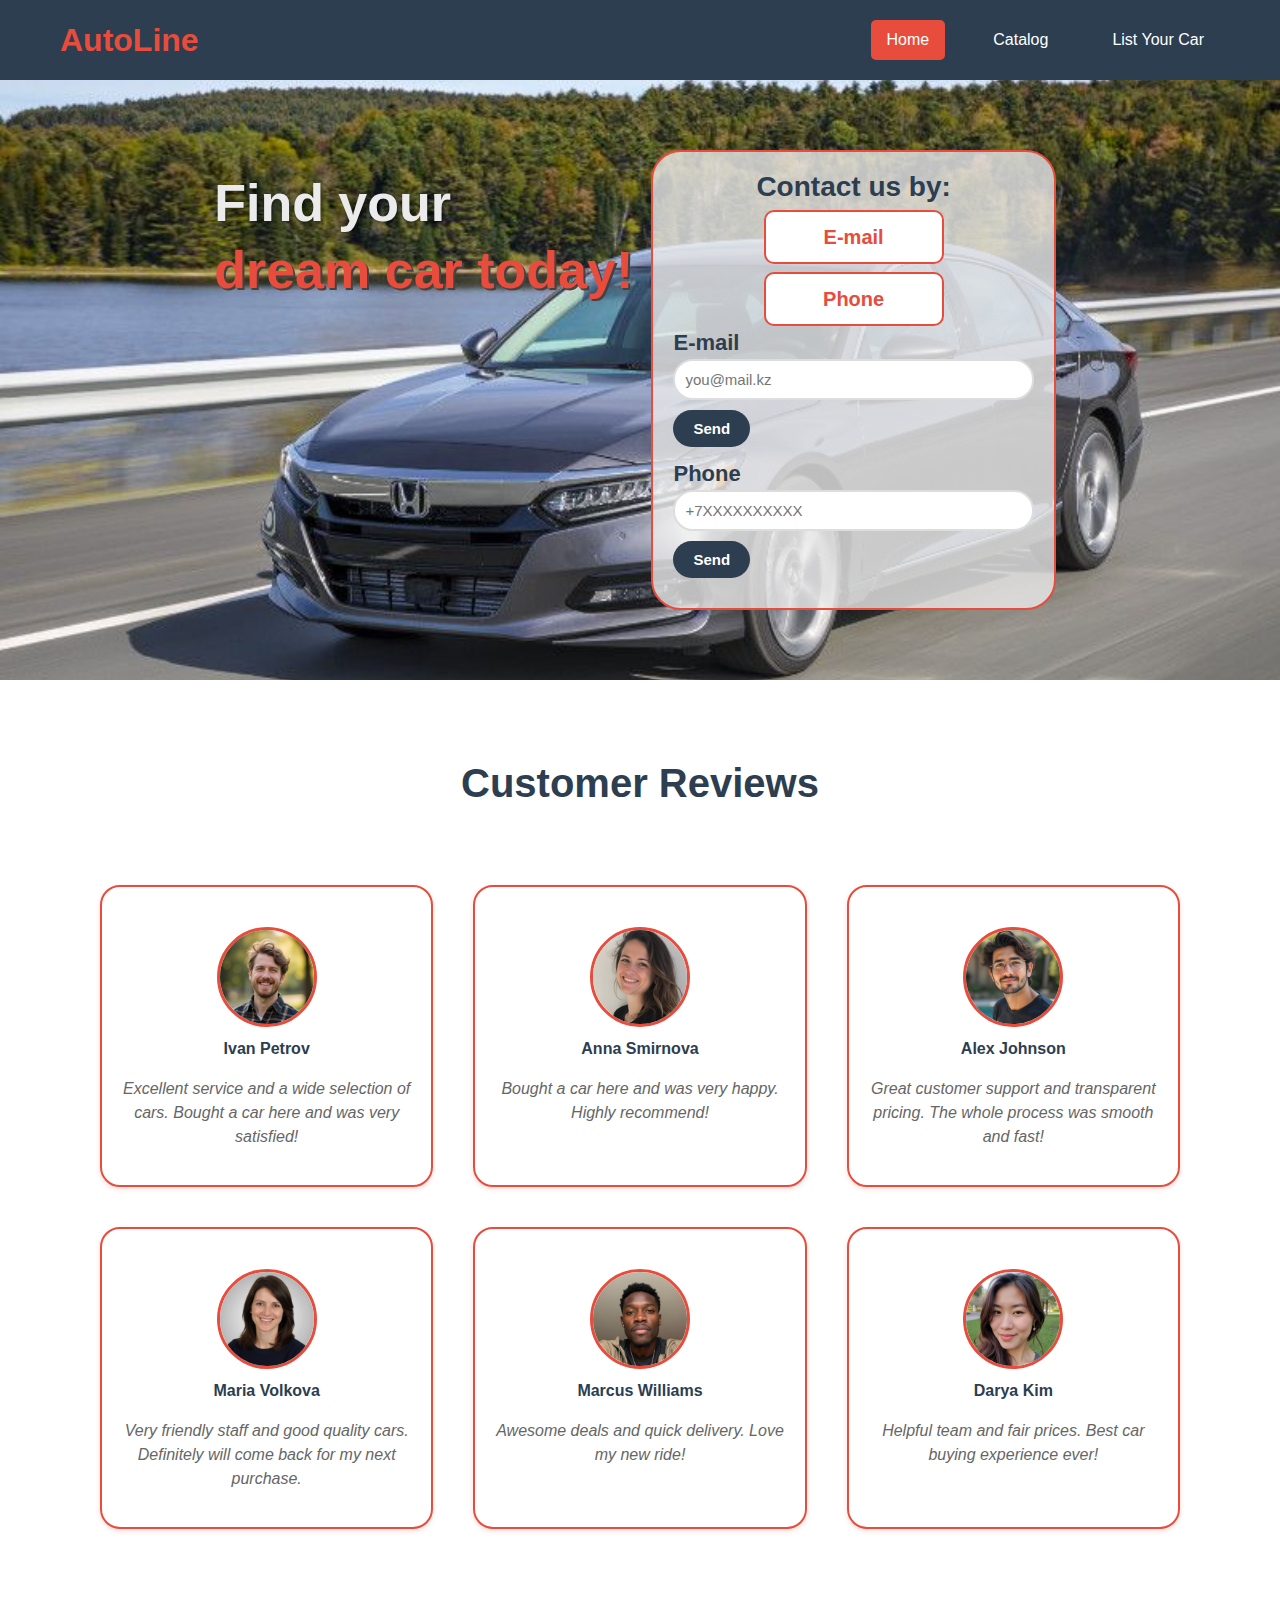
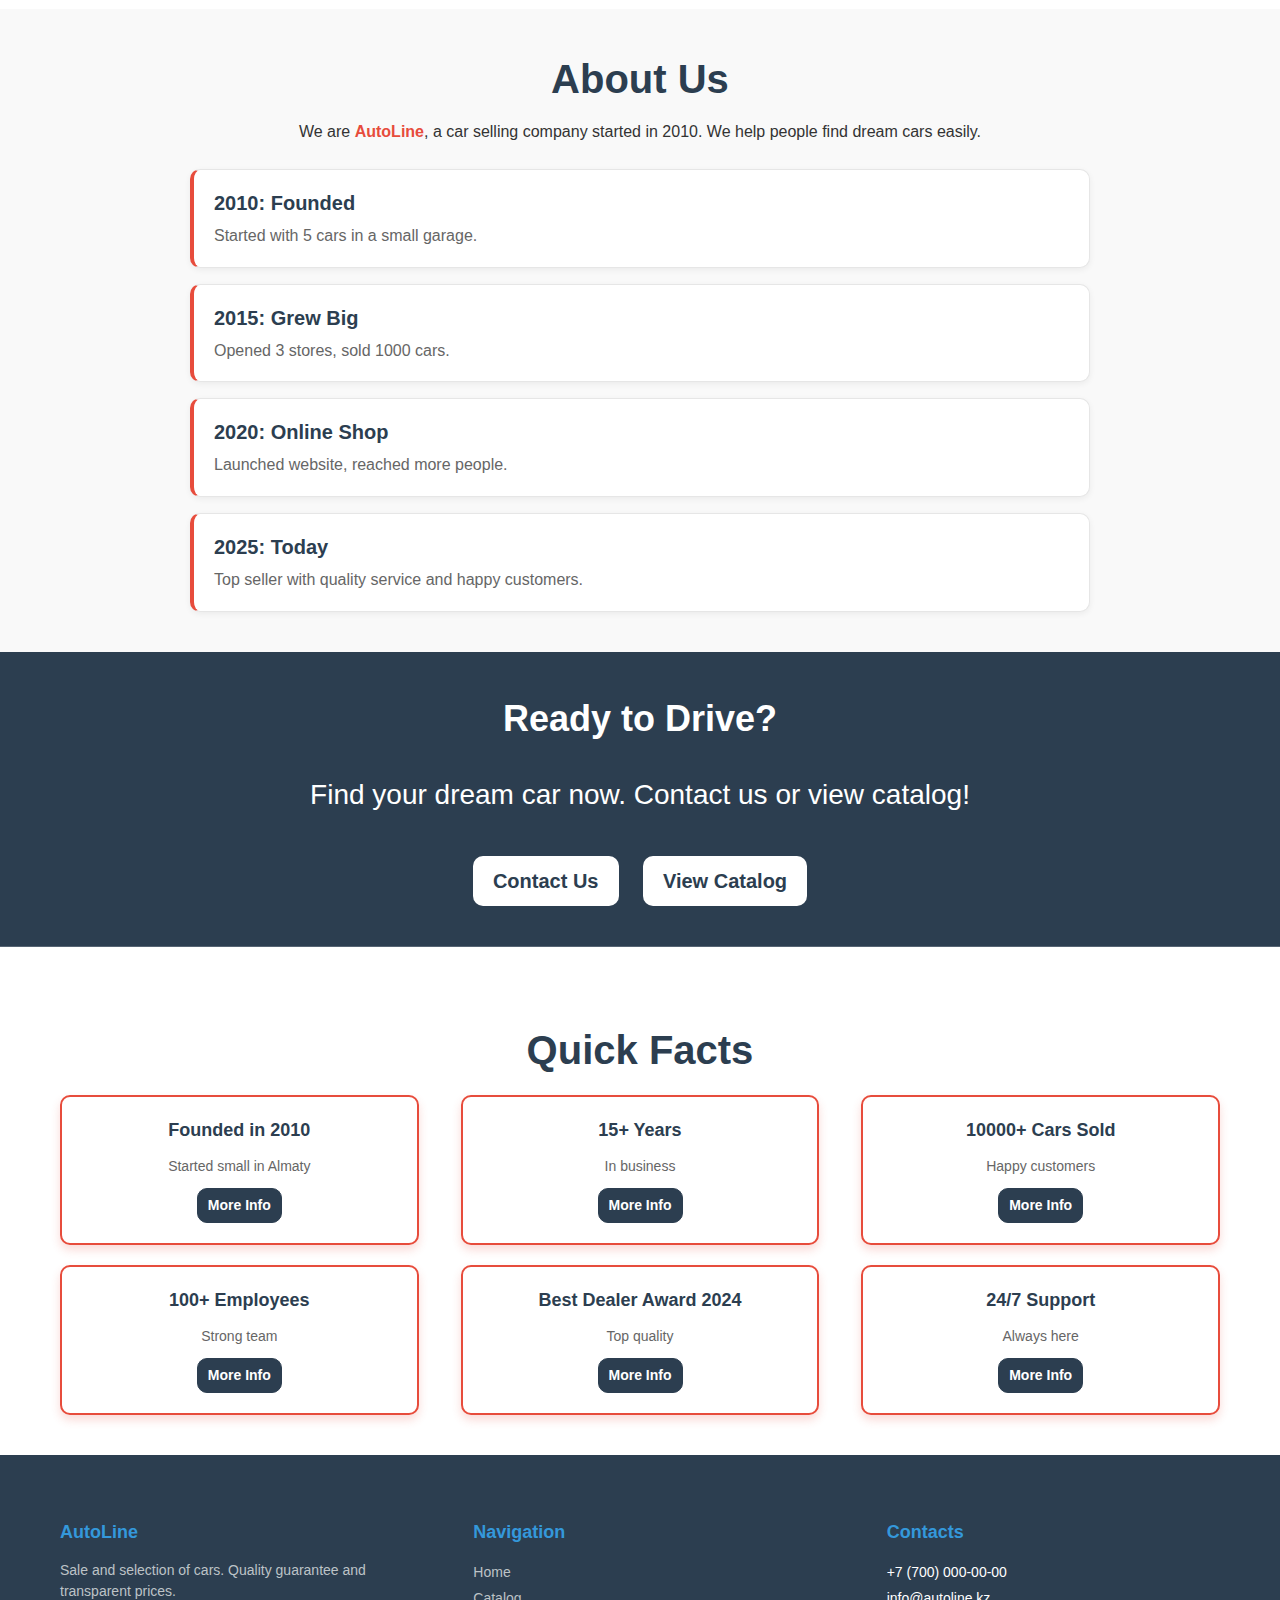
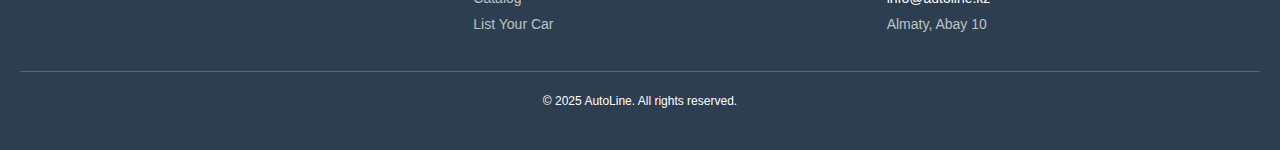
<file: index.html>
<!DOCTYPE html>
<html lang="en">
<head>
    <meta charset="UTF-8">
    <meta name="viewport" content="width=device-width, initial-scale=1.0">
    <title>Home page</title>
    <link rel="stylesheet" href="css/style.css">
</head>
<body>
<header class="header">
  <div class="container">
    <div class="logo">AutoLine</div>
    <input type="checkbox" id="menu-toggle">
    <label class="hamburger" for="menu-toggle">
      <span></span>
      <span></span>
      <span></span>
    </label>
    <nav class="menu">
      <a class="active" href="index.html">Home</a>
      <a href="catalog.html">Catalog</a>
      <a href="sell.html">List Your Car</a>
    </nav>
  </div>
</header>

<section class="hero">
  <div class="hero__content">
    <div class="hero__text">
      <h1>Find your <span>dream  car  today!</span></h1>
    </div>
 
<div class="auth-card">
  <form class="auth-form ">
    <div class="status">
        <div class="auth__info"> Contact us by:  </div> 
      <span class="badge" data-for="email">E-mail</span>
      <span class="badge" data-for="phone">Phone</span>
 
   </div>
    <label for="email">E-mail
      <input class="input" id="email" name="email" type="email" required placeholder="you@mail.kz">
    </label>
    <button class="btn primary submit" type="submit">Send</button>
        <br>
    <label for="phone">Phone
      <input class="input" id="phone" name="phone" type="tel" required inputmode="numeric" placeholder="+7XXXXXXXXXX" pattern="^\+7\d{10}$" minlength="12" maxlength="12"    title="Start with +7 and enter 10 digits (e.g. +77001234567)"
      >
    </label>

    <button class="btn primary submit" type="submit">Send</button>
  </form>
 
</div>
  </div>
</section>

<section class="reviews">
    <h2>Customer Reviews</h2>
    <div class="review-container">
        <div class="review">
            <img src="img/ivan.jpg" alt="Ivan Petrov" class="review-img">
            <h4>Ivan Petrov</h4>
            <p>Excellent service and a wide selection of cars. Bought a car here and was very satisfied!</p>
        </div>
        <div class="review">
            <img src="img/anna.jpg" alt="Anna Smirnova" class="review-img">
            <h4>Anna Smirnova</h4>
            <p>Bought a car here and was very happy. Highly recommend!</p>
        </div>
        <div class="review">
            <img src="img/alex.jpg" alt="Alex Johnson" class="review-img">
            <h4>Alex Johnson</h4>
            <p>Great customer support and transparent pricing. The whole process was smooth and fast!</p>
        </div>
        <div class="review">
            <img src="img/maria.jpg" alt="Maria Volkova" class="review-img">
            <h4>Maria Volkova</h4>
            <p>Very friendly staff and good quality cars. Definitely will come back for my next purchase.</p>
        </div>
       <div class="review">
            <img src="img/marcus.jpg" alt="Marcus Williams" class="review-img">
            <h4>Marcus Williams</h4>
            <p>Awesome deals and quick delivery. Love my new ride!</p>
        </div>
        <div class="review">
            <img src="img/darya.jpg" alt="Darya Kim" class="review-img">
            <h4>Darya Kim</h4>
            <p>Helpful team and fair prices. Best car buying experience ever!</p>
        </div>
    </div>
</section>

<section class="about-us">
  <h2>About Us</h2>
  <p>We are <span>AutoLine</span>, a car selling company started in 2010. We help people find dream cars easily.</p>
  <div class="timeline">
    <div class="event">
      <h3>2010: Founded</h3>
      <p>Started with 5 cars in a small garage.</p>
    </div>
    <div class="event">
      <h3>2015: Grew Big</h3>
      <p>Opened 3 stores, sold 1000 cars.</p>
    </div>
    <div class="event">
      <h3>2020: Online Shop</h3>
      <p>Launched website, reached more people.</p>
    </div>
    <div class="event">
      <h3>2025: Today</h3>
      <p>Top seller with quality service and happy customers.</p>
    </div>
  </div>
</section>

<section class="cta">
  <h2>Ready to Drive?</h2>
  <p>Find your dream car now. Contact us or view catalog!</p>
  <a href="https://www.instagram.com/autoline.24/" class="btn">Contact Us</a>
  <a href="catalog.html" class="btn">View Catalog</a>
</section>

<section class="quick-facts">
  <h2>Quick Facts</h2>
<div class="facts-container">
    <div class="fact">
      <h3>Founded in 2010</h3>
      <p>Started small in Almaty</p>
      <a href="https://autoline.info/about.php" class="more-info">More Info</a>
    </div>
    <div class="fact">
      <h3>15+ Years</h3>
      <p>In business</p>
      <a href="https://autoline.info/prm/ " class="more-info">More Info</a>
    </div>
    <div class="fact">
      <h3>10000+ Cars Sold</h3>
      <p>Happy customers</p>
      <a href="https://en.wikipedia.org/wiki/Customer_service" class="more-info">More Info</a>
    </div>
    <div class="fact">
      <h3>100+ Employees</h3>
      <p>Strong team</p>
      <a href="https://autoline.info/prm/" class="more-info">More Info</a>
    </div>
    <div class="fact">
      <h3>Best Dealer Award 2024</h3>
      <p>Top quality</p>
      <a href="https://autoline.info/about.php" class="more-info">More Info</a>
    </div>
    <div class="fact">
      <h3>24/7 Support</h3>
      <p>Always here</p>
      <a href="https://autoline.info/help/" class="more-info">More Info</a>
    </div>
  </div>
</section>

<footer class="footer">
  <div class="f-cols">
    <div class="f-col">
      <h4>AutoLine</h4>
      <p>Sale and selection of cars. Quality guarantee and transparent prices.</p>
    </div>
    <div class="f-col">
      <h4>Navigation</h4>
      <ul>
        <li><a href="index.html">Home</a></li>
        <li><a href="catalog.html">Catalog</a></li>
        <li><a href="sell.html">List Your Car</a></li>
 
      </ul>
    </div>
    <div class="f-col">
      <h4>Contacts</h4>
      <ul>
        <li>+7 (700) 000-00-00</li>
        <li>info@autoline.kz</li>
        <li><a href="https://2gis.kz/almaty/geo/9430047375072339">Almaty, Abay 10</a></li>
      </ul>
    </div>
  </div>
  <div class="f-bottom">© 2025 AutoLine. All rights reserved.</div>
</footer>
</body>
</html>
</file>
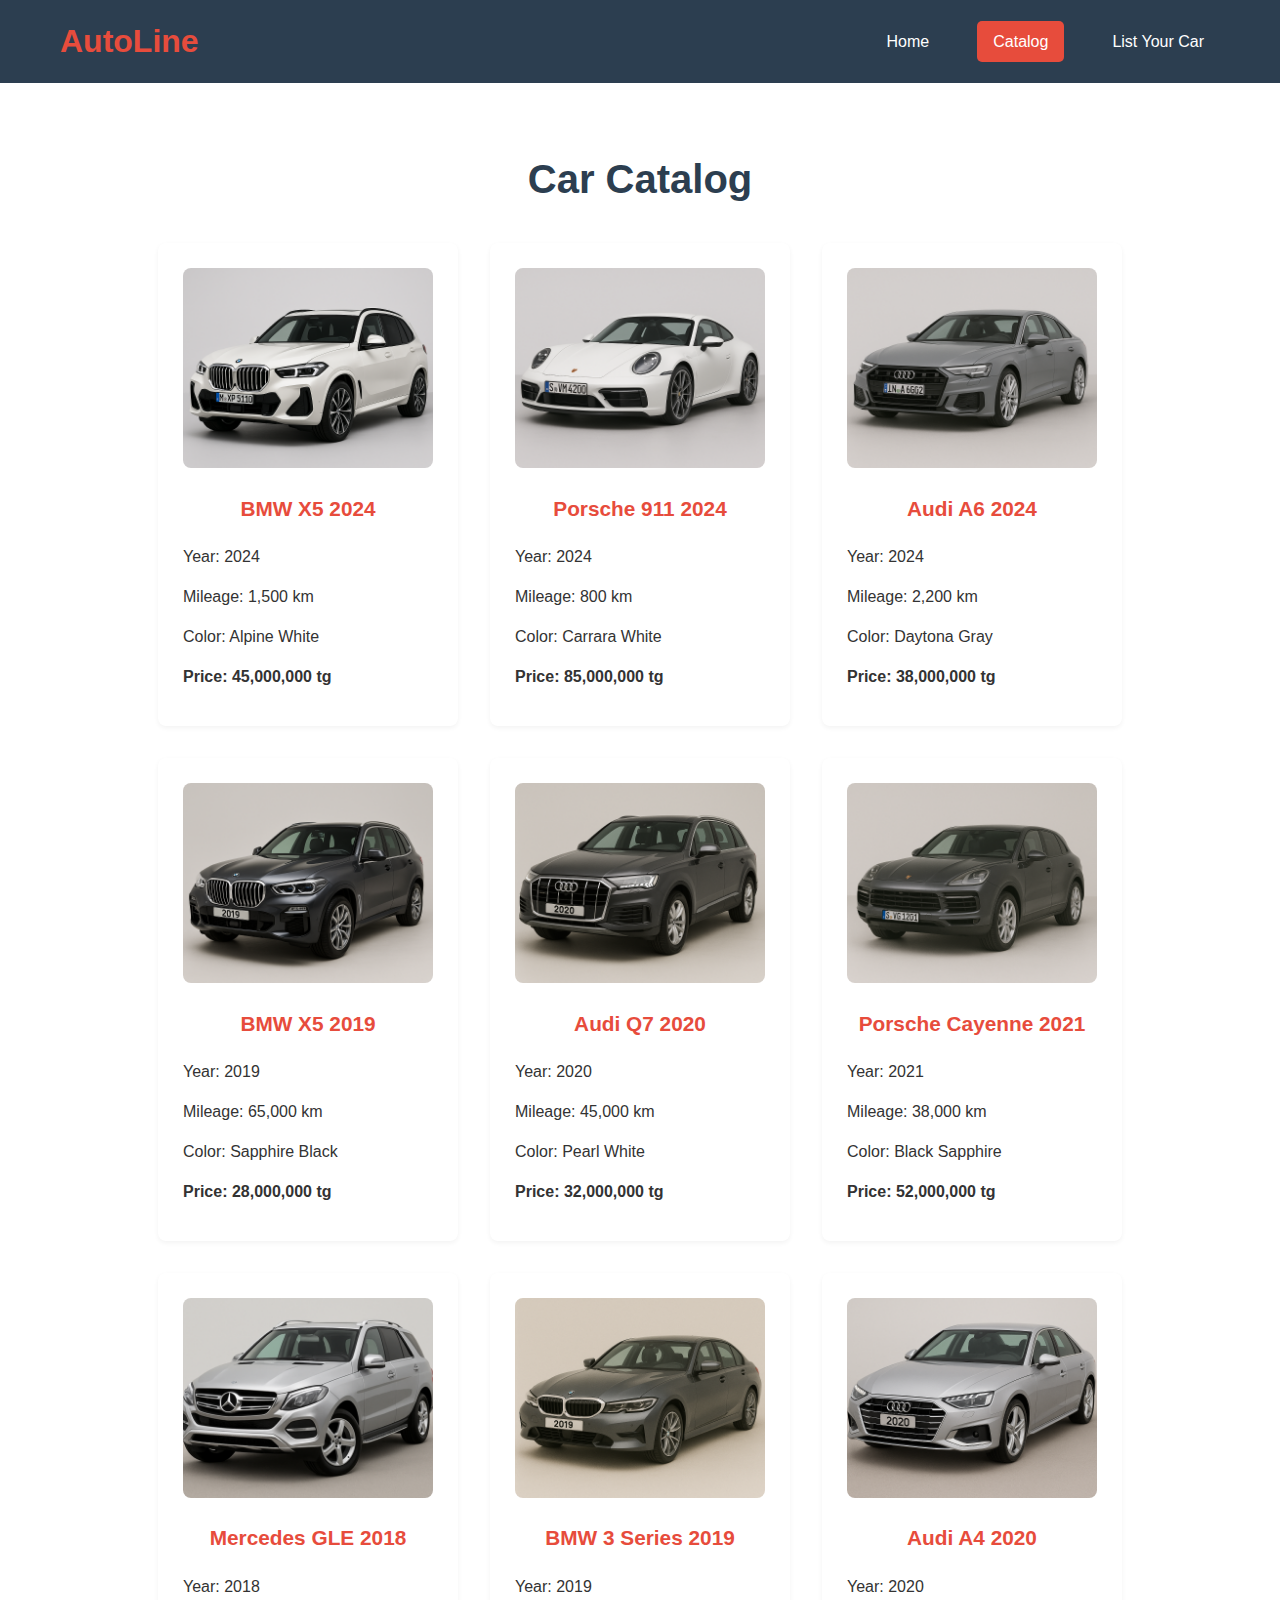
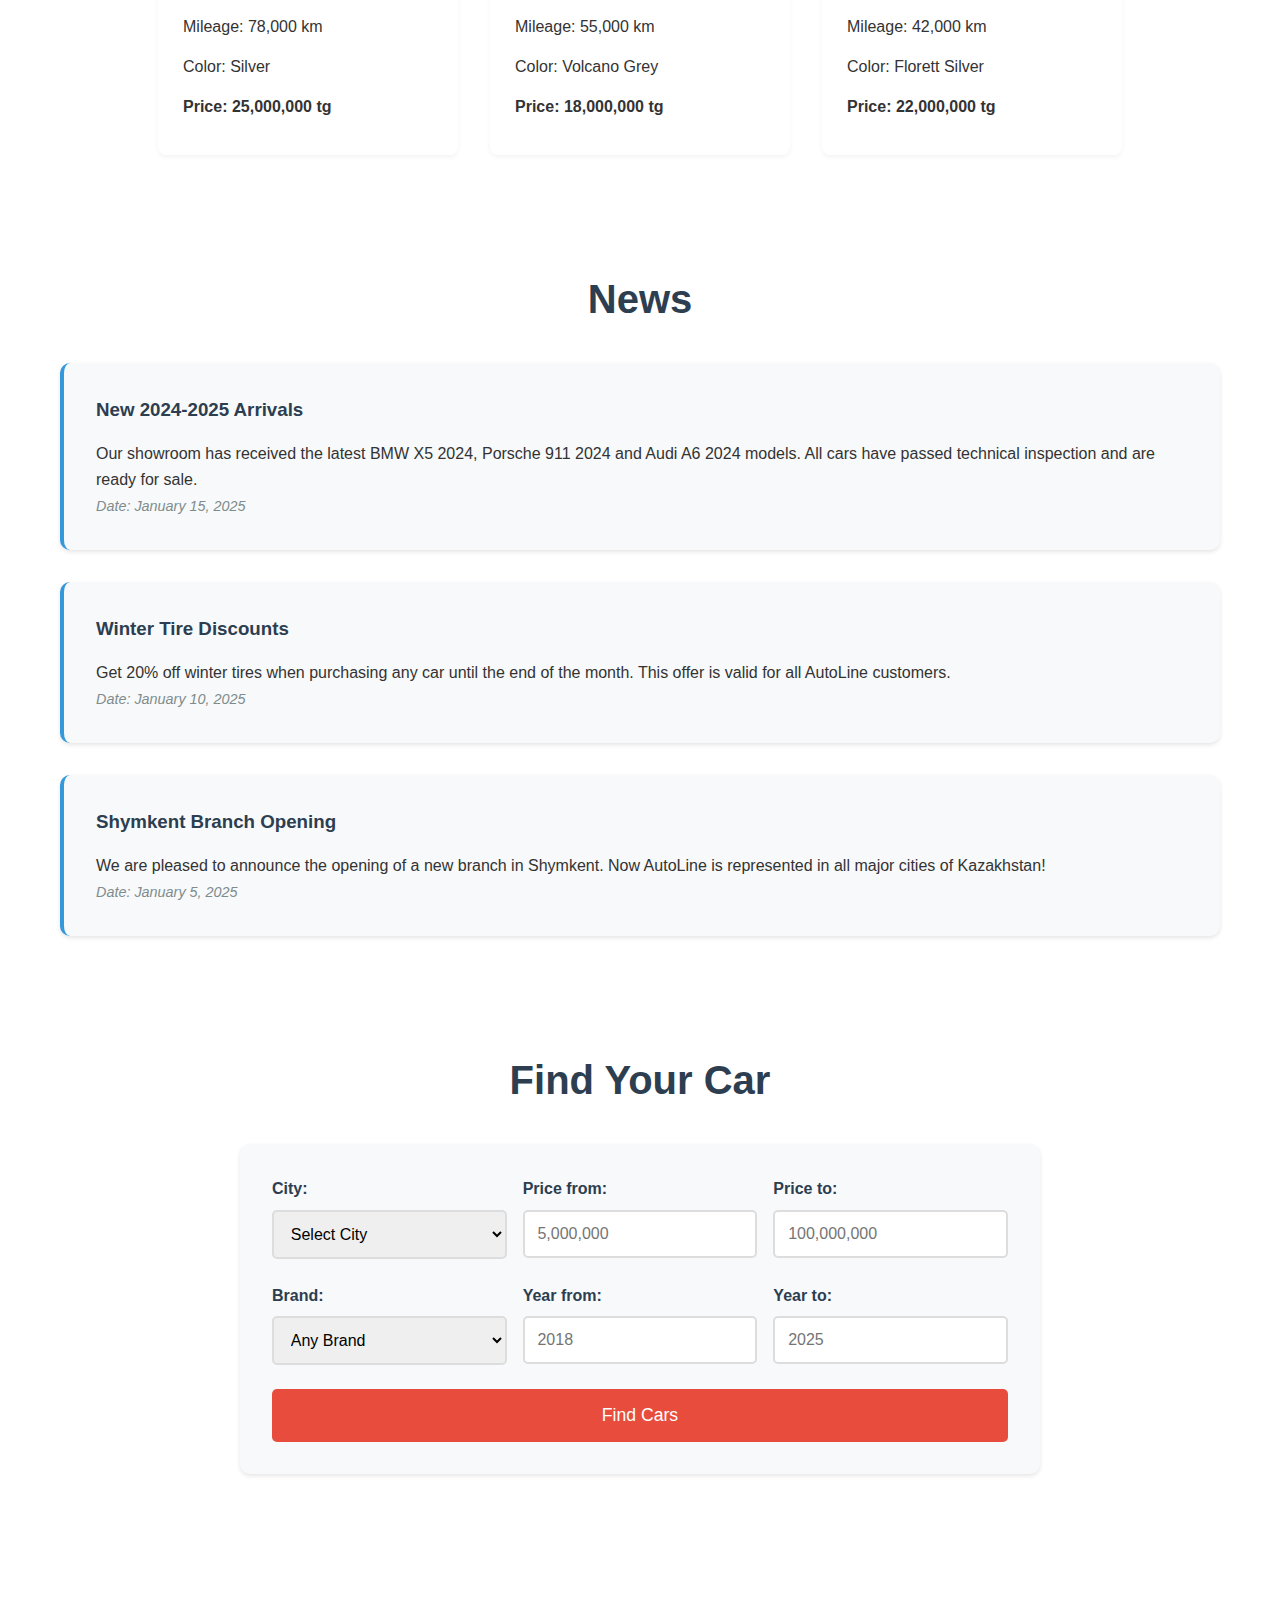
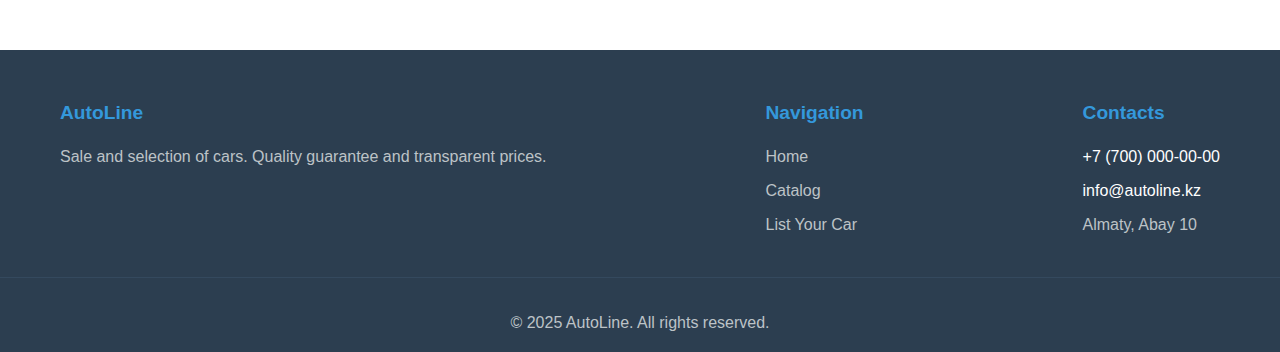
<file: catalog.html>
<!DOCTYPE html>
<html lang="en">
<head>
    <meta charset="UTF-8">
    <meta name="viewport" content="width=device-width, initial-scale=1.0">
    <title>AutoLine - Catalog</title>
 
    <style>
        * {
            margin: 0;
            padding: 0;
            box-sizing: border-box;
        }

        body {
            font-family: 'Segoe UI', Tahoma, Geneva, Verdana, sans-serif;
            background-color: white;
            color: #333;
            line-height: 1.6;
            min-height: 100vh;
            display: flex;
            flex-direction: column;
             font-weight: 500;

        }

        .container {
            max-width: 1200px;
            margin: 0 auto;
            padding: 0 20px;
        }

        .header {
            background-color: #2c3e50;
            color: white;
            padding: 1rem 0;
            position: sticky;
            top: 0;
            z-index: 100;
        }

        .header .container {
            display: flex;
            justify-content: space-between;
            align-items: center;
        }

        .logo {
            font-size: 2rem;
            font-weight: bold;
            color: #e74c3c;
        }

        .menu {
            display: flex;
            gap: 2rem;
            align-items: center;
        }

        .menu a {
            color: white;
            text-decoration: none;
            padding: 0.5rem 1rem;
            border-radius: 5px;
            transition: background-color 0.3s;
            text-wrap: nowrap;
        }

        .menu a:hover {
            background-color: #3498db;
        }

        .menu a.active {
            background-color: #e74c3c;
        }

        .menu a.active:hover {
            background-color: #c0392b;
        }

        #menu-toggle {
            display: none;
        }

        .hamburger {
            display: none;
            flex-direction: column;
            cursor: pointer;
            gap: 5px;
        }

        .hamburger span {
            width: 25px;
            height: 3px;
            background: #fff;
            transition: 0.3s;
        }

        main {
            padding: 2rem 0;
        }

        section {
            margin-bottom: 3rem;
            padding: 2rem 0;
        }

        h2 {
            text-align: center;
            margin-bottom: 2rem;
            color: #2c3e50;
            font-size: 2.5rem;
        }

        h3 {
            color: #2c3e50;
            margin-bottom: 1rem;
        }

        .cars-grid {
            display: flex;
            flex-wrap: wrap;
            gap: 2rem;
            justify-content: center;
        }

        .car-card {
            background: #fff;
            padding: 25px;
            border-radius: 8px;
            box-shadow: 0 2px 5px rgba(0, 0, 0, 0.05);
            width: 300px;
            flex: 0 0 auto;
        }

        .car-card img {
            width: 100%;
            height: 200px;
            object-fit: cover;
            border-radius: 8px;
            margin-bottom: 1rem;
        }

        .car-card h3 {
            color: #e74c3c;
            font-size: 1.3rem;
            margin-bottom: 1rem;
            text-align: center;
        }

        .car-card p {
            margin-bottom: 0.5rem;
            padding: 0.2rem 0;
        }

        .news-list {
            display: flex;
            flex-direction: column;
            gap: 2rem;
        }

        .news-item {
            background-color: #f8f9fa;
            padding: 2rem;
            border-radius: 10px;
            box-shadow: 0 2px 4px rgba(0,0,0,0.1);
            border-left: 4px solid #3498db;
        }

        .news-item h3 {
            color: #2c3e50;
            margin-bottom: 1rem;
        }

        .news-item em {
            color: #7f8c8d;
            font-size: 0.9rem;
        }

        .search-form {
            background-color: #f8f9fa;
            padding: 2rem;
            border-radius: 10px;
            box-shadow: 0 2px 4px rgba(0,0,0,0.1);
            max-width: 800px;
            margin: 0 auto;
        }

        .search-row {
            display: flex;
            gap: 1rem;
            margin-bottom: 1.5rem;
            flex-wrap: wrap;
        }

        .form-group {
            flex: 1;
            min-width: 200px;
        }

        .form-group label {
            display: block;
            margin-bottom: 0.5rem;
            font-weight: bold;
            color: #2c3e50;
        }

        .form-group input,
        .form-group select {
            width: 100%;
            padding: 0.8rem;
            border: 2px solid #ddd;
            border-radius: 5px;
            font-size: 1rem;
        }

        .form-group input:focus,
        .form-group select:focus {
            outline: none;
            border-color: #3498db;
        }

        .search-btn {
            width: 100%;
            background-color: #e74c3c;
            color: white;
            padding: 1rem 2rem;
            border: none;
            border-radius: 5px;
            font-size: 1.1rem;
            cursor: pointer;
            transition: background-color 0.3s;
        }

        .search-btn:hover {
            background-color: #c0392b;
        }

        .footer {
            background-color: #2c3e50;
            color: white;
            padding: 3rem 0 1rem;
            margin-top: 4rem;
        }

        .f-cols {
            max-width: 1200px;
            margin: 0 auto;
            padding: 0 20px;
            display: flex;
            justify-content: space-between;
            gap: 40px;
        }

        .f-col h4 {
            color: #3498db;
            margin-bottom: 1rem;
            font-size: 1.2rem;
        }

        .f-col p {
            color: #bdc3c7;
            line-height: 1.6;
        }

        .f-col ul {
            list-style: none;
        }

        .f-col ul li {
            margin-bottom: 0.5rem;
        }

        .f-col ul li a {
            color: #bdc3c7;
            text-decoration: none;
            transition: color 0.3s;
        }

        .f-col ul li a:hover {
            color: #3498db;
        }

        .f-bottom {
            text-align: center;
            padding-top: 2rem;
            margin-top: 2rem;
            border-top: 1px solid #34495e;
            color: #bdc3c7;
        }

        @media (max-width: 1024px) {
            .container {
                padding: 0 15px;
            }
            
            .cars-grid {
                gap: 1.5rem;
            }
            
            .f-cols {
                flex-wrap: wrap;
                gap: 30px;
            }
            .f-col:first-child {
                flex-basis: 100%;
            }
        }

        @media (max-width: 768px) {
         .header .container {
        flex-wrap: wrap;
        padding: 0px 10px;
    }

   .menu a {
        font-size: 18px;
        padding: 8px 16px;
        width: 100%;
        text-align: center;

    }

    .logo {
        font-size: 20px;
    }
            
            h2 {
                font-size: 2rem;
            }
            
            .cars-grid {
                flex-direction: column;
                align-items: center;
                gap: 1.5rem;
            }
            
            .search-row {
                flex-direction: column;
            }
            
            .form-group {
                min-width: 100%;
            }
            
            .f-cols {
                flex-direction: column;
                gap: 25px;
            }
        }

        @media (max-width: 480px) {
              
                 .header .container {
                 padding: 0 10px;
             }

             .logo {
                 font-size: 20px;
             }
             .hamburger {
                 display: flex;
                 order: 3;
             }

             .menu {
                 order: 4;
                 flex-basis: 100%;
                 flex-direction: column;
                 align-items: center;
                 max-height: 0;
                 overflow: hidden;
                 transition: max-height 0.3s ease-out;
                 gap: 0;
             }

             #menu-toggle:checked ~ .menu {
                 max-height: 500px;
                 padding-top: 20px;
             }

            
             .menu a {
                 font-size: 18px;
                 padding: 12px 0;
             }            
                     /* */ 
                     
            h2 {
                font-size: 1.5rem;
            }
            
            section {
                padding: 1rem 0;
            }
            
            .car-card,
            .news-item,
            .search-form {
                padding: 1.5rem;
            }
            
            .car-card img {
                height: 150px;
            }
            
            .footer {
                padding: 2rem 0 1rem;
            }
            
            .f-cols {
                padding: 0 10px;
            }
        }
    </style>
</head>
<body>
    <header class="header">
        <div class="container">
            <div class="logo">AutoLine</div>
            <input type="checkbox" id="menu-toggle">
            <label class="hamburger" for="menu-toggle">
                <span></span>
                <span></span>
                <span></span>
            </label>
            <nav class="menu">
                <a href="index.html">Home</a>
                <a class="active" href="catalog.html">Catalog</a>
                <a href="sell.html">List Your Car</a>
            </nav>
        </div>
    </header>

    <main>
        <section class="catalog">
            <div class="container">
                <h2>Car Catalog</h2>
                <div class="cars-grid">
                    <article class="car-card">
                        <img src="img/bmw-x5.2024.png" alt="BMW X5 2024">
                        <h3>BMW X5 2024</h3>
                        <p>Year: 2024</p>
                        <p>Mileage: 1,500 km</p>
                        <p>Color: Alpine White</p>
                        <p><strong>Price: 45,000,000 tg</strong></p>
                    </article>
                    <article class="car-card">
                        <img src="img/posche-911-2024.png" alt="Porsche 911 2024">
                        <h3>Porsche 911 2024</h3>
                        <p>Year: 2024</p>
                        <p>Mileage: 800 km</p>
                        <p>Color: Carrara White</p>
                        <p><strong>Price: 85,000,000 tg</strong></p>
                    </article>
                    <article class="car-card">
                        <img src="img/audi-a6-2024.png" alt="Audi A6 2024">
                        <h3>Audi A6 2024</h3>
                        <p>Year: 2024</p>
                        <p>Mileage: 2,200 km</p>
                        <p>Color: Daytona Gray</p>
                        <p><strong>Price: 38,000,000 tg</strong></p>
                    </article>
                    <article class="car-card">
                        <img src="img/BMW-X5-2019.png" alt="BMW X5 2019">
                        <h3>BMW X5 2019</h3>
                        <p>Year: 2019</p>
                        <p>Mileage: 65,000 km</p>
                        <p>Color: Sapphire Black</p>
                        <p><strong>Price: 28,000,000 tg</strong></p>
                    </article>
                    <article class="car-card">
                        <img src="img/Audi-Q7-2020.png" alt="Audi Q7 2020">
                        <h3>Audi Q7 2020</h3>
                        <p>Year: 2020</p>
                        <p>Mileage: 45,000 km</p>
                        <p>Color: Pearl White</p>
                        <p><strong>Price: 32,000,000 tg</strong></p>
                    </article>
                    <article class="car-card">
                        <img src="img/Porsche-Cayenne-2021.png" alt="Porsche Cayenne 2021">
                        <h3>Porsche Cayenne 2021</h3>
                        <p>Year: 2021</p>
                        <p>Mileage: 38,000 km</p>
                        <p>Color: Black Sapphire</p>
                        <p><strong>Price: 52,000,000 tg</strong></p>
                    </article>
                    <article class="car-card">
                        <img src="img/mercedes-gle-2018.png" alt="Mercedes GLE 2018">
                        <h3>Mercedes GLE 2018</h3>
                        <p>Year: 2018</p>
                        <p>Mileage: 78,000 km</p>
                        <p>Color: Silver</p>
                        <p><strong>Price: 25,000,000 tg</strong></p>
                    </article>
                    <article class="car-card">
                        <img src="img/bmw-3-series-2019.png" alt="BMW 3 Series 2019">
                        <h3>BMW 3 Series 2019</h3>
                        <p>Year: 2019</p>
                        <p>Mileage: 55,000 km</p>
                        <p>Color: Volcano Grey</p>
                        <p><strong>Price: 18,000,000 tg</strong></p>
                    </article>
                    <article class="car-card">
                        <img src="img/audi-a4-2020.png" alt="Audi A4 2020">
                        <h3>Audi A4 2020</h3>
                        <p>Year: 2020</p>
                        <p>Mileage: 42,000 km</p>
                        <p>Color: Florett Silver</p>
                        <p><strong>Price: 22,000,000 tg</strong></p>
                    </article>
                </div>
            </div>
        </section>

        <section class="news">
            <div class="container">
                <h2>News</h2>
                <div class="news-list">
                    <article class="news-item">
                        <h3>New 2024-2025 Arrivals</h3>
                        <p>Our showroom has received the latest BMW X5 2024, Porsche 911 2024 and Audi A6 2024 models. All cars have passed technical inspection and are ready for sale.</p>
                        <p><em>Date: January 15, 2025</em></p>
                    </article>
                    <article class="news-item">
                        <h3>Winter Tire Discounts</h3>
                        <p>Get 20% off winter tires when purchasing any car until the end of the month. This offer is valid for all AutoLine customers.</p>
                        <p><em>Date: January 10, 2025</em></p>
                    </article>
                    <article class="news-item">
                        <h3>Shymkent Branch Opening</h3>
                        <p>We are pleased to announce the opening of a new branch in Shymkent. Now AutoLine is represented in all major cities of Kazakhstan!</p>
                        <p><em>Date: January 5, 2025</em></p>
                    </article>
                </div>
            </div>
        </section>

        <section class="search">
            <div class="container">
                <h2>Find Your Car</h2>
                <div class="search-form">
                    <div class="search-row">
                        <div class="form-group">
                            <label for="city">City:</label>
                            <select id="city" name="city">
                                <option value="">Select City</option>
                                <option value="almaty">Almaty</option>
                                <option value="astana">Astana</option>
                                <option value="shymkent">Shymkent</option>
                                <option value="karaganda">Karaganda</option>
                                <option value="aktau">Aktau</option>
                                <option value="taldykorgan">Taldykorgan</option>
                                <option value="aktobe">Aktobe</option>
                                <option value="kyzylorda">Kyzylorda</option>
                                <option value="pavlodar">Pavlodar</option>
                            </select>
                        </div>
                        <div class="form-group">
                            <label for="price-from">Price from:</label>
                            <input type="number" id="price-from" name="price-from" placeholder="5,000,000">
                        </div>
                        <div class="form-group">
                            <label for="price-to">Price to:</label>
                            <input type="number" id="price-to" name="price-to" placeholder="100,000,000">
                        </div>
                    </div>
                    <div class="search-row">
                        <div class="form-group">
                            <label for="brand">Brand:</label>
                            <select id="brand" name="brand">
                                <option value="">Any Brand</option>
                                <option value="bmw">BMW</option>
                                <option value="porsche">Porsche</option>
                                <option value="audi">Audi</option>
                                <option value="mercedes">Mercedes-Benz</option>
                                <option value="lexus">Lexus</option>
                                <option value="toyota">Toyota</option>
                                <option value="honda">Honda</option>
                                <option value="hyundai">Hyundai</option>
                                <option value="nissan">Nissan</option>
                                <option value="kia">Kia</option>
                                <option value="mazda">Mazda</option>
                                <option value="volkswagen">Volkswagen</option>
                                <option value="skoda">Skoda</option>
                                <option value="renault">Renault</option>
                                <option value="peugeot">Peugeot</option>
                                <option value="citroen">Citroen</option>
                                <option value="ford">Ford</option>
                                <option value="chevrolet">Chevrolet</option>
                                <option value="opel">Opel</option>
                                <option value="volvo">Volvo</option>
                                <option value="land-rover">Land Rover</option>
                                <option value="jaguar">Jaguar</option>
                                <option value="infiniti">Infiniti</option>
                                <option value="acura">Acura</option>
                                <option value="genesis">Genesis</option>
                                <option value="cadillac">Cadillac</option>
                                <option value="lincoln">Lincoln</option>
                                <option value="bentley">Bentley</option>
                                <option value="rolls-royce">Rolls-Royce</option>
                                <option value="ferrari">Ferrari</option>
                                <option value="lamborghini">Lamborghini</option>
                                <option value="mclaren">McLaren</option>
                            </select>
                        </div>
                        <div class="form-group">
                            <label for="year-from">Year from:</label>
                            <input type="number" id="year-from" name="year-from" placeholder="2018" min="2015" max="2025">
                        </div>
                        <div class="form-group">
                            <label for="year-to">Year to:</label>
                            <input type="number" id="year-to" name="year-to" placeholder="2025" min="2015" max="2025">
                        </div>
                    </div>
                    <button type="submit" class="search-btn">Find Cars</button>
                </div>
            </div>
        </section>
    </main>

    <footer class="footer">
        <div class="f-cols">
            <div class="f-col">
                <h4>AutoLine</h4>
                <p>Sale and selection of cars. Quality guarantee and transparent prices.</p>
            </div>
            <div class="f-col">
                <h4>Navigation</h4>
                <ul>
                    <li><a href="index.html">Home</a></li>
                    <li><a href="catalog.html">Catalog</a></li>
                    <li><a href="sell.html">List Your Car</a></li>
                </ul>
            </div>
            <div class="f-col">
                <h4>Contacts</h4>
                <ul>
                    <li>+7 (700) 000-00-00</li>
                    <li>info@autoline.kz</li>
                    <li><a href="https://2gis.kz/almaty/geo/9430047375072339"> Almaty, Abay 10</a></li>
                </ul>
            </div>
        </div>
        <div class="f-bottom">© 2025 AutoLine. All rights reserved.</div>
    </footer>
</body>
</html>
</file>
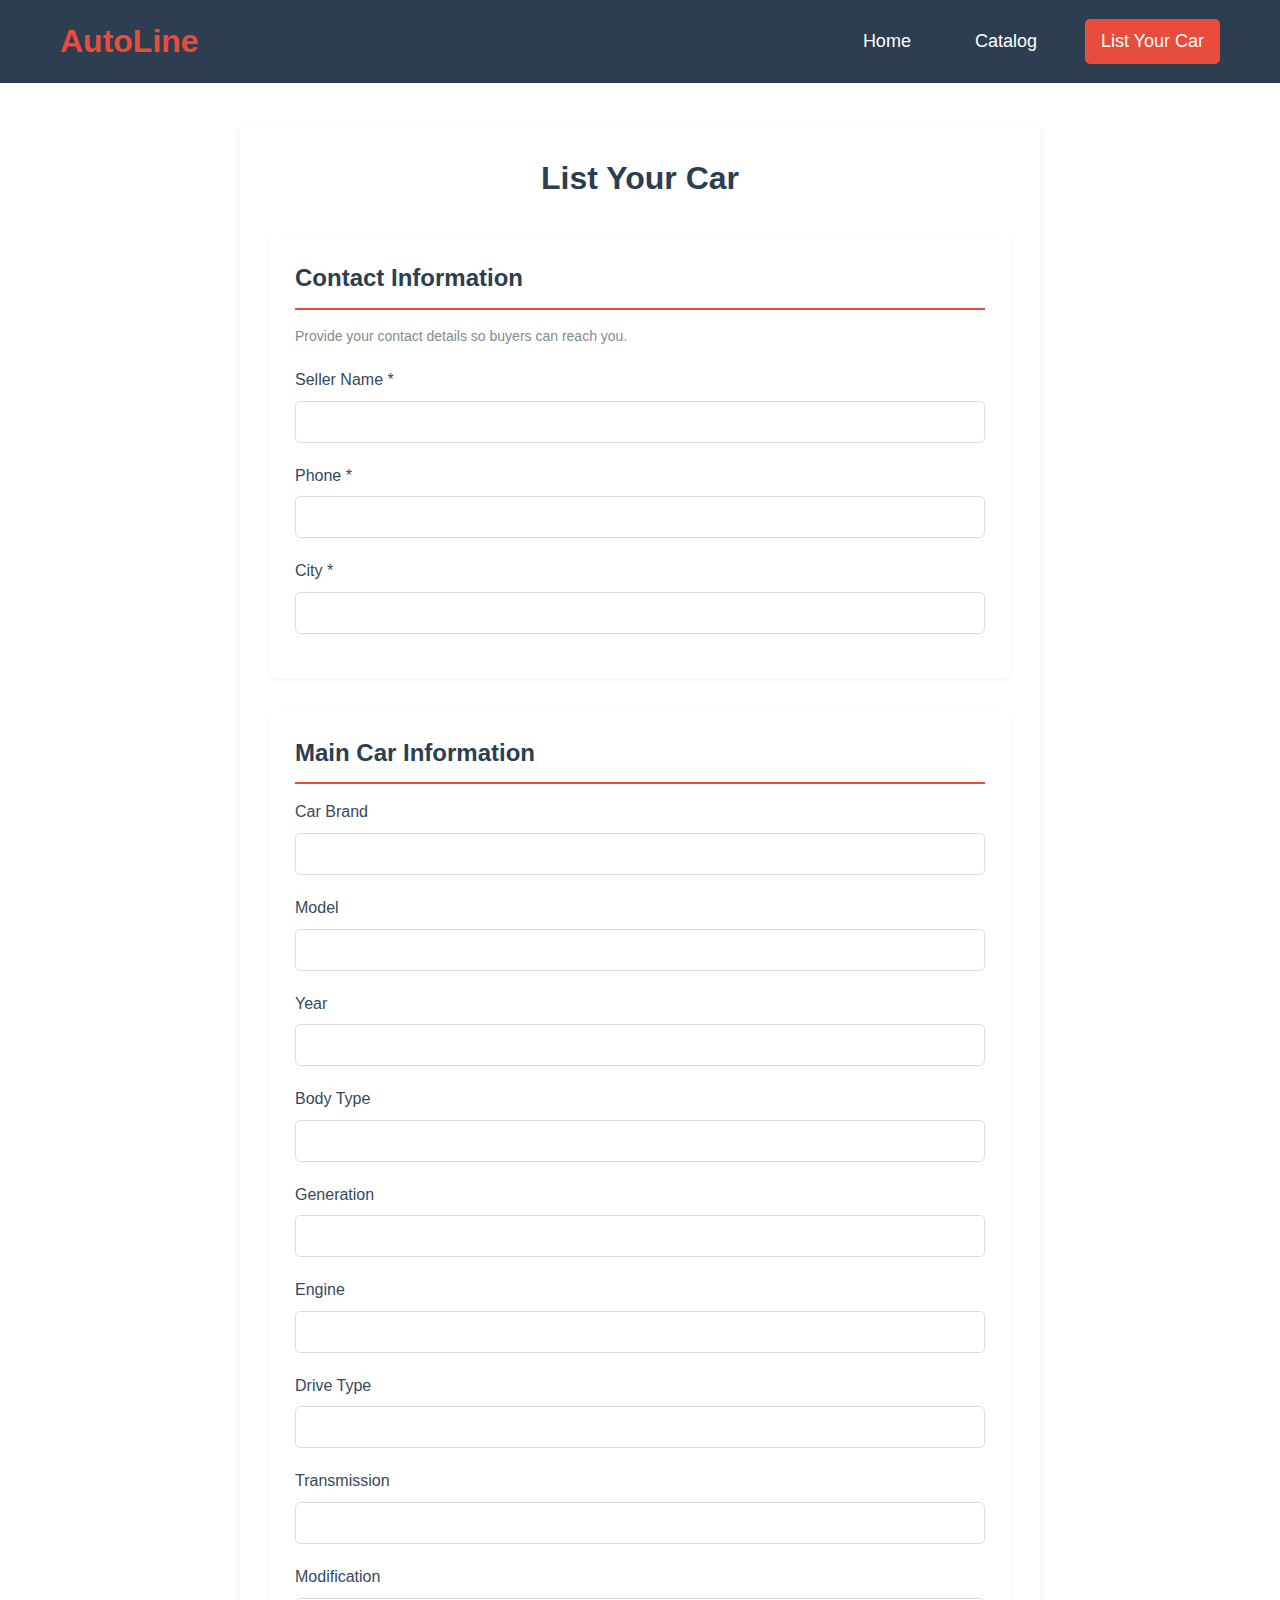
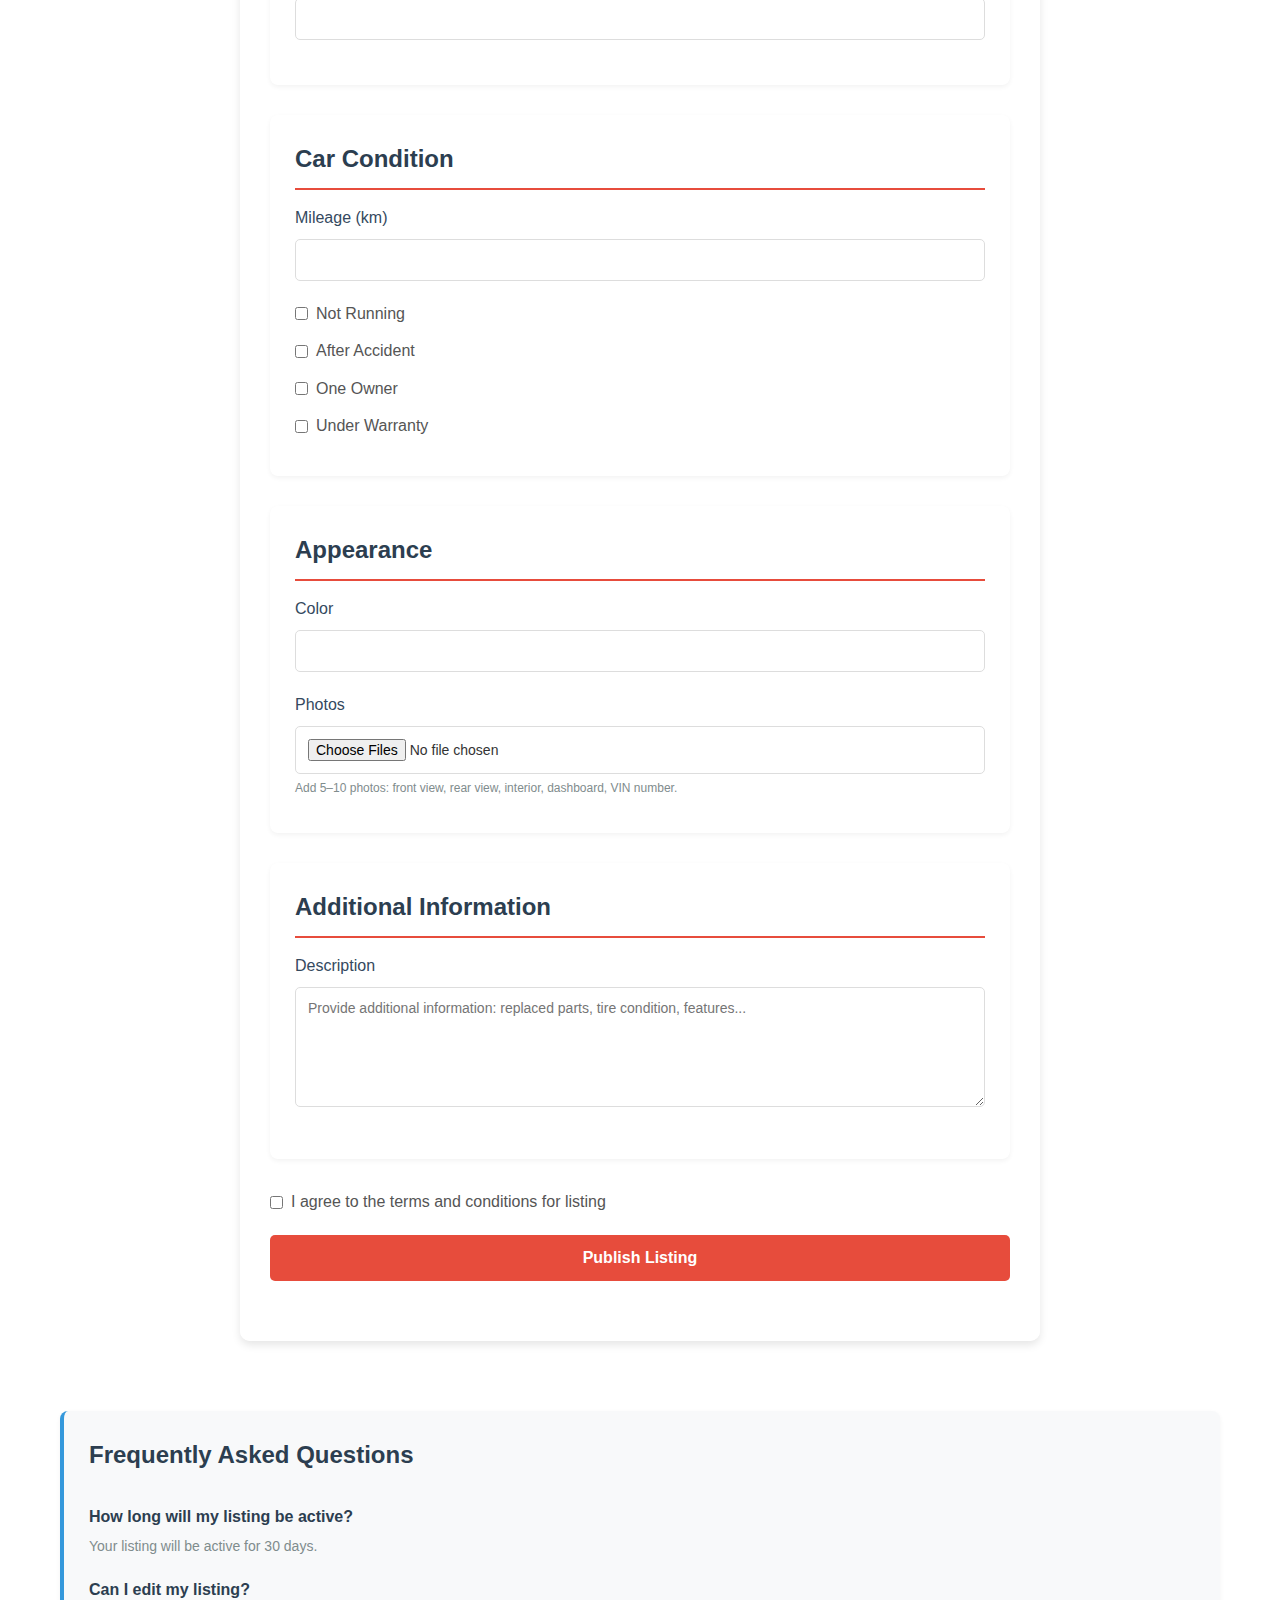
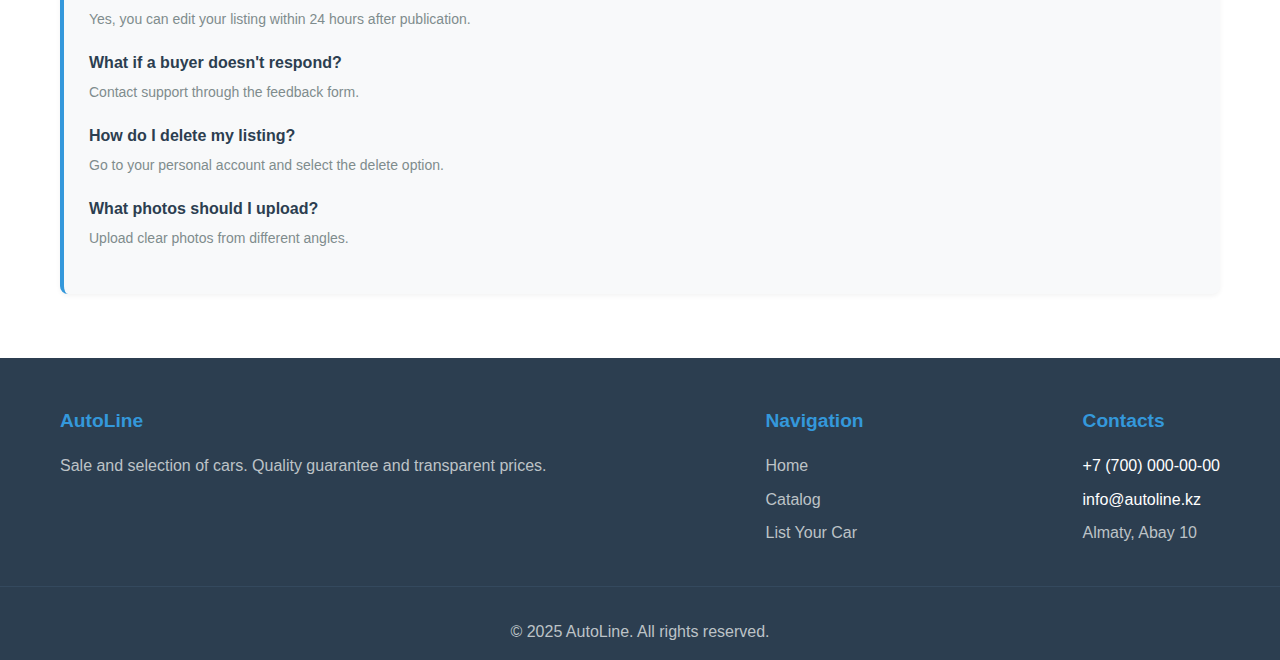
<file: sell.html>
<!DOCTYPE html>
<html lang="en">
<head>
  <meta charset="UTF-8">
  <meta name="viewport" content="width=device-width, initial-scale=1.0">
  <title>List Your Car - AutoLine</title>
  <style>
    * { box-sizing: border-box; margin: 0; padding: 0; }
    body {
      font-family: 'Segoe UI', Tahoma, Geneva, Verdana, sans-serif;
      background-color: white;
      color: #333;
      line-height: 1.6;
      min-height: 100vh;
      display: flex;
      flex-direction: column;
      font-weight: 500;
    }

    .container {
      max-width: 1200px;
      margin: 0 auto;
      padding: 0 20px;
    }

    .header {
      background-color: #2c3e50;
      color: white;
      padding: 1rem 0;
      position: sticky;
      top: 0;
      z-index: 100;
    }

    .header .container {
      display: flex;
      justify-content: space-between;
      align-items: center;
    }

    .logo {
      font-size: 2rem;
      font-weight: bold;
      color: #e74c3c;
    }
    .menu {
      display: flex;
      gap: 2rem;
      align-items: center;
    }
    .menu a {
      color: white;
      text-decoration: none;
      padding: 0.5rem 1rem;
      border-radius: 5px;
      transition: background-color 0.3s;
       text-wrap: nowrap;
       font-size: 18px;
    }
    .menu a:hover {
      background-color: #3498db;
    }
    .menu a.active {
      background-color: #e74c3c;
    }
    .menu a.active:hover {
      background-color: #c0392b;
    }

    #menu-toggle {
      display: none;
    }
    .hamburger {
      display: none;
      flex-direction: column;
      cursor: pointer;
      gap: 5px;
    }
    .hamburger span {
      width: 25px;
      height: 3px;
      background: #fff;
      transition: 0.3s;
    }

    main {
      flex: 1;
      padding: 40px 20px;
    }
    .main-container {
      max-width: 800px;
      margin: 0 auto;
      padding: 30px;
      background: rgba(255, 255, 255, 0.95);
      border-radius: 10px;
      box-shadow: 0 4px 8px rgba(0, 0, 0, 0.1);
    }
    .page-title {
      text-align: center;
      color: #2c3e50;
      margin-bottom: 30px;
      font-size: 2em;
    }
    .form-section { margin-bottom: 30px; }
    .contact-info, .car-info, .condition, .appearance, .additional-info {
      padding: 25px;
      background: #fff;
      border-radius: 8px;
      box-shadow: 0 2px 5px rgba(0, 0, 0, 0.05);
    }
    h2 { 
      color: #2c3e50; 
      margin-bottom: 15px; 
      font-size: 1.5em;
      border-bottom: 2px solid #e74c3c;
      padding-bottom: 10px;
    }
    .section-description {
      color: #7f8c8d;
      margin-bottom: 20px;
      font-size: 14px;
    }
    .form-group { margin-bottom: 20px; }
    label { 
      display: block; 
      font-weight: 500; 
      margin-bottom: 8px; 
      color: #34495e; 
    }
    input, textarea {
      width: 100%;
      padding: 12px;
      border: 1px solid #ddd;
      border-radius: 5px;
      font-size: 14px;
      transition: border-color 0.3s;
      font-family: inherit;
    }
    input:focus, textarea:focus { 
      border-color: #3498db; 
      outline: none; 
      box-shadow: 0 0 5px rgba(52, 152, 219, 0.3);
    }
    textarea {
      min-height: 120px;
      resize: vertical;
    }
    .checkbox-group { 
      margin-bottom: 12px;
      display: flex;
      align-items: center;
    }
    .checkbox-group input[type="checkbox"] {
      width: auto;
      margin-right: 8px;
    }
    .checkbox-group label { 
      font-weight: 400; 
      color: #555;
      margin-bottom: 0;
    }
    .file-input { margin-bottom: 10px; }
    .hint { 
      font-size: 12px; 
      color: #7f8c8d;
      display: block;
      margin-top: 5px;
    }
    .agreement { 
      margin-bottom: 20px;
      display: flex;
      align-items: center;
    }
    .agreement input[type="checkbox"] {
      width: auto;
      margin-right: 8px;
    }
    .agreement label { 
      color: #555;
      margin-bottom: 0;
      font-weight: 400;
    }
    button {
      background: #e74c3c;
      color: #fff;
      padding: 14px 30px;
      border: none;
      border-radius: 5px;
      cursor: pointer;
      width: 100%;
      font-size: 16px;
      font-weight: 600;
      transition: background 0.3s;
    }
    button:hover { 
      background: #c0392b;
      transform: translateY(-2px);
      box-shadow: 0 4px 8px rgba(0, 0, 0, 0.2);
    }
    .faq {
      background: #f8f9fa;
      padding: 25px;
      border-radius: 8px;
      box-shadow: 0 2px 5px rgba(0, 0, 0, 0.05);
      margin-top: 30px;
      border-left: 4px solid #3498db;
    }
    .faq h2 {
      border-bottom: none;
      margin-bottom: 20px;
    }
    .faq-item { margin-bottom: 20px; }
    .faq-question { 
      font-weight: 600; 
      color: #2c3e50;
      margin-bottom: 5px;
    }
    .faq-answer { 
      color: #7f8c8d; 
      font-size: 14px;
      line-height: 1.6;
    }

    .footer {
      background-color: #2c3e50;
      color: white;
      padding: 3rem 0 1rem;
      margin-top: 4rem;
    }
    .f-cols {
      max-width: 1200px;
      margin: 0 auto;
      padding: 0 20px;
      display: flex;
      justify-content: space-between;
      gap: 40px;
    }
    .f-col h4 {
      color: #3498db;
      margin-bottom: 1rem;
      font-size: 1.2rem;
    }
    .f-col p {
      color: #bdc3c7;
      line-height: 1.6;
    }
    .f-col ul {
      list-style: none;
    }
    .f-col ul li {
      margin-bottom: 0.5rem;
    }
    .f-col ul li a {
      color: #bdc3c7;
      text-decoration: none;
      transition: color 0.3s;
    }
    .f-col ul li a:hover {
      color: #3498db;
    }
    .f-bottom {
      text-align: center;
      padding-top: 2rem;
      margin-top: 2rem;
      border-top: 1px solid #34495e;
      color: #bdc3c7;
    }

    @media (max-width: 1024px)  {
      .container {
        padding: 0 15px;
      }
      .main-container {
        max-width: 700px;
        padding: 25px;
      }
      .f-cols {
        flex-wrap: wrap;
        gap: 30px;
      }
      .f-col:first-child {
        flex-basis: 100%;
      }
    }

    @media (max-width: 768px) {
      .logo{
        font-size: 20px;
      }
      .column {
        flex-direction: column;
        gap: 25px;
      }
      .footer {
        padding: 30px 20px 15px;
      }
    
    .f-cols{  flex-direction: column;
        gap: 25px;}
     }

    @media (max-width: 480px) {
            .header .container {
        flex-wrap: wrap;
      }
      .hamburger {
        display: flex;
        order: 3;
      }
      .menu {
        order: 4;
        flex-basis: 100%;
        flex-direction: column;
        align-items: center;
        max-height: 0;
        overflow: hidden;
        transition: max-height 0.3s ease-out;
        gap: 0;
      }
      #menu-toggle:checked ~ .menu {
        max-height: 500px;
        padding-top: 20px;
      }
      .container {
        padding: 0 10px;
      }
      .logo {
        font-size: 20px;
      }
      .main-container {
        padding: 15px;
      }
      .page-title {
        font-size: 1.3em;
        margin-bottom: 20px;
      }
      .contact-info, .car-info, .condition, .appearance, .additional-info {
        padding: 15px;
      }
      h2 {
        font-size: 1.2em;
      }
      input, textarea {
        padding: 10px;
      }
      button {
        padding: 12px 20px;
      }
    }
  </style>
</head>
<body>
  <header class="header">
    <div class="container">
      <div class="logo">AutoLine</div>
      <input type="checkbox" id="menu-toggle">
      <label class="hamburger" for="menu-toggle">
        <span></span>
        <span></span>
        <span></span>
      </label>
      <nav class="menu">
        <a href="index.html">Home</a>
        <a href="catalog.html">Catalog</a>
        <a class="active" href="sell.html">List Your Car</a>
      </nav>
    </div>
  </header>

  <main>
    <div class="main-container">
      <h1 class="page-title">List Your Car</h1>
      
      <section class="form-section contact-info">
        <h2>Contact Information</h2>
        <p class="section-description">Provide your contact details so buyers can reach you.</p>
        <div class="form-group">
          <label for="seller-name">Seller Name *</label>
          <input type="text" id="seller-name" required>
        </div>
        <div class="form-group">
          <label for="phone">Phone *</label>
          <input type="tel" id="phone" required>
        </div>
        <div class="form-group">
          <label for="city">City *</label>
          <input type="text" id="city" required>
        </div>
      </section>

      <section class="form-section car-info">
        <h2>Main Car Information</h2>
        <div class="form-group">
          <label for="brand">Car Brand</label>
          <input type="text" id="brand">
        </div>
        <div class="form-group">
          <label for="model">Model</label>
          <input type="text" id="model">
        </div>
        <div class="form-group">
          <label for="year">Year</label>
          <input type="text" id="year">
        </div>
        <div class="form-group">
          <label for="body-type">Body Type</label>
          <input type="text" id="body-type">
        </div>
        <div class="form-group">
          <label for="generation">Generation</label>
          <input type="text" id="generation">
        </div>
        <div class="form-group">
          <label for="engine">Engine</label>
          <input type="text" id="engine">
        </div>
        <div class="form-group">
          <label for="drive">Drive Type</label>
          <input type="text" id="drive">
        </div>
        <div class="form-group">
          <label for="transmission">Transmission</label>
          <input type="text" id="transmission">
        </div>
        <div class="form-group">
          <label for="modification">Modification</label>
          <input type="text" id="modification">
        </div>
      </section>

      <section class="form-section condition">
        <h2>Car Condition</h2>
        <div class="form-group">
          <label for="mileage">Mileage (km)</label>
          <input type="number" id="mileage" min="0">
        </div>
        <div class="checkbox-group">
          <input type="checkbox" id="not-running" name="condition">
          <label for="not-running">Not Running</label>
        </div>
        <div class="checkbox-group">
          <input type="checkbox" id="accident" name="condition">
          <label for="accident">After Accident</label>
        </div>
        <div class="checkbox-group">
          <input type="checkbox" id="one-owner" name="condition">
          <label for="one-owner">One Owner</label>
        </div>
        <div class="checkbox-group">
          <input type="checkbox" id="warranty" name="condition">
          <label for="warranty">Under Warranty</label>
        </div>
      </section>

      <section class="form-section appearance">
        <h2>Appearance</h2>
        <div class="form-group">
          <label for="color">Color</label>
          <input type="text" id="color">
        </div>
        <div class="form-group file-input">
          <label for="photos">Photos</label>
          <input type="file" id="photos" multiple accept=".jpg,.png">
          <span class="hint">Add 5–10 photos: front view, rear view, interior, dashboard, VIN number.</span>
        </div>
      </section>

      <section class="form-section additional-info">
        <h2>Additional Information</h2>
        <div class="form-group">
          <label for="description">Description</label>
          <textarea id="description" placeholder="Provide additional information: replaced parts, tire condition, features..."></textarea>
        </div>
      </section>

      <section class="form-section">
        <div class="agreement">
          <input type="checkbox" id="agreement" required>
          <label for="agreement">I agree to the terms and conditions for listing</label>
        </div>
        <button>Publish Listing</button>
      </section>
    </div>
  </main>

  <section class="faq-section">
    <div class="container">
      <div class="faq">
        <h2>Frequently Asked Questions</h2>
        <div class="faq-item">
          <div class="faq-question">How long will my listing be active?</div>
          <div class="faq-answer">Your listing will be active for 30 days.</div>
        </div>
        <div class="faq-item">
          <div class="faq-question">Can I edit my listing?</div>
          <div class="faq-answer">Yes, you can edit your listing within 24 hours after publication.</div>
        </div>
        <div class="faq-item">
          <div class="faq-question">What if a buyer doesn't respond?</div>
          <div class="faq-answer">Contact support through the feedback form.</div>
        </div>
        <div class="faq-item">
          <div class="faq-question">How do I delete my listing?</div>
          <div class="faq-answer">Go to your personal account and select the delete option.</div>
        </div>
        <div class="faq-item">
          <div class="faq-question">What photos should I upload?</div>
          <div class="faq-answer">Upload clear photos from different angles.</div>
        </div>
      </div>
    </div>
  </section>

  <footer class="footer">
    <div class="f-cols">
      <div class="f-col">
        <h4>AutoLine</h4>
        <p>Sale and selection of cars. Quality guarantee and transparent prices.</p>
      </div>
      <div class="f-col">
        <h4>Navigation</h4>
        <ul>
          <li><a href="index.html">Home</a></li>
          <li><a href="catalog.html">Catalog</a></li>
          <li><a href="sell.html">List Your Car</a></li>
        </ul>
      </div>
      <div class="f-col">
        <h4>Contacts</h4>
        <ul>
          <li>+7 (700) 000-00-00</li>
          <li>info@autoline.kz</li>
          <li><a href="https://2gis.kz/almaty/geo/9430047375072339">Almaty, Abay 10</a></li>
        </ul>
      </div>
    </div>
    <div class="f-bottom">© 2025 AutoLine. All rights reserved.</div>
  </footer>
</body>
</html>
</file>
<file: css/style.css>
* { box-sizing: border-box; }

html, body { 
    width: 100%;
    max-width: 100%;
    overflow-x: hidden;
}

body {
    margin: 0;
      font-family: 'Segoe UI', Tahoma, Geneva, Verdana, sans-serif;
    font-optical-sizing: auto;
    font-weight: 500;
    font-style: normal;
    padding: 0;
    line-height: 1.5;
}

.list {
    text-wrap: nowrap;
    white-space: nowrap;
}
 
.header {
    background-color: #2c3e50;
    color: white;
    padding: 1rem 0;
    position: sticky;
    top: 0;
    z-index: 100;
}

.header .container {
    max-width: 1200px;
    margin: 0 auto;
    padding: 0 20px;
    display: flex;
    justify-content: space-between;
    align-items: center;
}

.logo {
    font-size: 2rem;
    font-weight: bold;
    color: #e74c3c;
    cursor: pointer;
}

.menu {
    display: flex;
    gap: 2rem;
    align-items: center;
}

.menu a {
    color: white;
    text-decoration: none;
    padding: 0.5rem 1rem;
    border-radius: 5px;
    transition: background-color 0.3s;
    text-wrap: nowrap;
}

.menu a:hover {
    background-color: #3498db;
}

.menu a.active {
    background-color: #e74c3c;
}

.menu a.active:hover {
    background-color: #c0392b;
}

#menu-toggle {
    display: none;
}

.hamburger {
    display: none;
    flex-direction: column;
    cursor: pointer;
    gap: 5px;
}

.hamburger span {
    width: 25px;
    height: 3px;
    background: #fff;
    transition: 0.3s;
}

.hero {
    background-image: url(../img/2018-Honda-Accord-Touring-silver-driving.jpg);  
    background-position: center;
    background-size: cover;
    height: 400px;
    display: flex;
    flex-direction: column;
    justify-content: center;
    color: #ebebec;
    text-align: left;
    padding-left: 50px;
    min-height: 600px;
    padding: 60px 50px;
    overflow: hidden;
    align-items: center;
}

.hero__content {
    display: flex;
    flex-direction: row;
    align-items: flex-start;
    max-width: 100%;
    gap: 20px;
}

.hero__text {
    flex: 0 1 50%;
    padding: 20px;
    margin: 0px 20px 0px 0px;
}

.hero h1 {
    font-size: 52px;
    margin: 0;
    padding: 0;
    display: inline-block;
    width: 350px;
    max-width: 520px;
    line-height: 1.3;
    text-shadow: rgb(35, 32, 32) 2px 2px;
}

.hero h1 span {
    text-shadow: rgb(69, 66, 66) 2px 2px;
    text-wrap: nowrap;
    color: #e74c3c;
    animation: bounce-top 2s infinite both;
}

.hero__text h1 {
    font-size: 52px;
    margin: 0px;
    text-shadow: 2px 2px 4px rgba(0,0,0,0.5);
}

.hero__text h1 span {
    color: #e74c3c;
}

.auth-card {
    display: flex;
    flex-direction: column;
    background: rgba(235, 235, 235, 0.8);
    padding: 20px;
    margin-right: 30px;
    padding-right: 20px;
    border-radius: 30px;
    border: 2px solid #e74c3c;
}

.auth__info {
    color: #2c3e50;
    line-height: 1.1;
    font-size: 28px;
    font-weight: 900;
    text-wrap: nowrap;
}

.auth-form {
    font-size: 20px;
    font-weight: 800;
}

.auth-form label {
    color: #2c3e50;
    font-size: 22px;
    display: block;
    font-weight: 900;
}

.input {
    width: 100%;
    padding: 10px;
    border-radius: 20px;
    border: 2px solid #ddd;
    font-size: 15px;
    box-sizing: border-box;
}

.input:focus {
    border-color: #e74c3c;
    outline: none;
}

.btn {
    margin: 10px 0px;
    padding: 10px 20px;
    background: #2c3e50;
    color: #fff;
    border: none;
    border-radius: 10px;
    cursor: pointer;
    font-weight: 700;
    font-size: 20px;
    transition: background 0.3s ease;
    text-decoration: none;
    display: inline-block;
}

.btn:hover {
    background: #e74c3c;
    color: #fff;
}

.status {
    display: flex;
    flex-wrap: wrap;
    gap: 8px;
    align-items: center;
    justify-content: center;
}

.submit {
    border-radius: 20px;
    text-align: center;
    font-size: 15px;
    font-weight: 700;
    align-items: center;
}

.submit:hover {
    background-color: #e74c3c;
}

.badge {
    flex: 0 1 50%;
    padding: 10px 12px;
    border: 2px solid #e74c3c;
    border-radius: 10px;
    background: #fff;
    color: #e74c3c;
    font-weight: 600;
    text-align: center;
    cursor: pointer;
    text-wrap: nowrap;
    transition: background 0.5s ease, color 0.3s ease;
}

.badge:hover {
    background: #e74c3c;
    color: #fff;
    border: 2px solid #e74c3c;
}

.catalog-btn {
    margin-top: 20px;
    padding: 10px 20px;
    background: #2c3e50;
    color: white;
    border-radius: 5px;
    cursor: pointer;
    border: 1px solid #ddd;
    font-weight: 700;
}

.catalog-btn:hover {
    background: #e74c3c;
    color: white;
    border: 1px solid #e74c3c;
}

.features {
    display: flex;
    justify-content: space-between;
    flex: 1 1 33%;
    padding: 40px 20px;
    background: white;
}

.feature {
    text-align: center;
    flex: 1;
}

.feature2 .icon img,
.feature1 .icon img,
.feature3 .icon img {
    display: inline-block;
    width: 50px;
}

.icon {
    font-size: 40px;
    margin-bottom: 10px;
}

.feature h3 {
    font-size: 20px;
    margin: 10px 0;
}

.feature p {
    font-size: 14px;
    color: #666;
}

/* Reviews */
.reviews {
    width: 100%;
    max-width: 1200px;
    margin: 0 auto;
    text-align: center;
    padding: 40px 20px;
}

.reviews h2 {
    color: #2c3e50;
    font-size: 2.5rem;
    margin-bottom: 2rem;
}

.review-container {
    display: flex;
    flex-wrap: wrap;
    justify-content: center;
    gap: 40px;
    padding: 40px 20px;
    background: #fff;
}

.review {
    flex: 1 1 calc(33.333% - 40px);
    max-width: calc(33.333% - 40px);
    border: 2px solid #e74c3c;
    border-radius: 20px;
    text-align: center;
    padding: 20px 10px;
    box-shadow: 0 2px 5px rgba(231, 76, 60, 0.2);
    transition: transform 0.3s ease, box-shadow 0.3s ease;
}

.review:hover {
    transform: translateY(-5px);
    box-shadow: 0 5px 15px rgba(231, 76, 60, 0.3);
}

.review-img {
    width: 100px;
    height: 100px;
    border-radius: 50%;
    display: block;
    margin: 20px auto 10px;
    border: 3px solid #e74c3c;
}

.review h4 {
    margin: 10px 0;
    color: #2c3e50;
}

.review p {
    font-style: italic;
    color: #666;
    padding: 0 10px;
}

 
/* About Us */
.about-us {
    padding: 40px 20px;
    background: #f9f9f9;
    text-align: center;
}

.about-us h2 {
    margin: 0 0 10px;
    font-size: 2.5rem;
    color: #2c3e50;
}

.about-us p {
    max-width: 800px;
    margin: 0 auto 24px;
    font-size: 16px;
    line-height: 1.6;
    color: #333;
}

.about-us p span {
    font-weight: 700;
    color: #e74c3c;
}

.timeline {
    max-width: 900px;
    margin: 0 auto;
    display: grid;
    grid-template-columns: 1fr;
    gap: 16px;
}

.event {
    text-align: left;
    background: #fff;
    border: 1px solid #e6e6e6;
    border-left: 4px solid #e74c3c;
    border-radius: 10px;
    padding: 18px 20px;
    box-shadow: 0 2px 6px rgba(0, 0, 0, 0.06);
    transition: all 0.3s ease;
}

.event:hover {
    background: #f8f9fa;
    box-shadow: 0 4px 12px rgba(231, 76, 60, 0.15);
    transform: translateX(5px);
}

.event h3 {
    margin: 0 0 6px;
    font-size: 20px;
    color: #2c3e50;
}

.event p {
    margin: 0;
    font-size: 16px;
    color: #666;
    line-height: 1.55;
}

/* CTA */
.cta {
    padding: 30px 15px;
    background: #2c3e50;
    color: white;
    text-align: center;
    border-bottom: 1px solid rgba(255, 255, 255, 0.2);
}

.cta h2 {
    font-size: 36px;
    margin: 10px;
}

.cta p {
    font-size: 28px;
    margin-bottom: 20px;
    padding-bottom: 10px;
}

.cta .btn {
    margin: 10px;
    background: #fff;
    color: #2c3e50;
}

.cta .btn:hover {
    background: #e74c3c;
    color: #fff;
}

/*Quick Facts*/
.quick-facts {
    background: #fff;
    text-align: center;
    max-width: 1200px;
    margin: 0 auto;
    padding: 40px 20px;
}

.quick-facts h2 {
    font-size: 2.5rem;
    margin-bottom: 15px;
    color: #2c3e50;
}

.facts-container {
    display: flex;
    justify-content: space-between;
    gap: 20px;
    --gap: 28px;
    flex-wrap: wrap;
}

.fact {
    display: flex;
    min-height: 150px;
    flex-direction: column;
    justify-content: space-between;
    align-items: center;
    border-radius: 10px;
    background: white;
    padding: 20px;
    border: 2px solid #e74c3c;
    text-align: center;
    box-shadow: 0px 5px 10px 0px rgba(231, 76, 60, 0.2);
    flex: 1 1 calc(33.333% - var(--gap));
    max-width: calc(33.333% - var(--gap));
    transition: all 0.3s ease;
}

.fact:hover {
    transform: translateY(-5px);
    box-shadow: 0px 8px 20px 0px rgba(231, 76, 60, 0.3);
}

.fact h3 {
    margin: 0 0 10px;
    font-size: 18px;
    color: #2c3e50;
}

.fact p {
    margin: 0 0 10px;
    font-size: 14px;
    color: #666;
}

.more-info {
    color: #fff;
    border: 1px solid #2c3e50;
    background-color: #2c3e50;
    border-radius: 10px;
    padding: 6px 10px;
    font-weight: 900;
    text-decoration: none;
    font-size: 14px;
    transition: background 0.3s ease, color 0.3s ease;
}

.more-info:hover {
    color: #fff;
    background-color: #e74c3c;
    border-color: #e74c3c;
}
/* Footer */
.footer {
    background: #2c3e50;
    color: white;
    padding: 40px 20px;
}

.f-cols {
    display: flex;
    justify-content: space-between;
    max-width: 1200px;
    margin: 0 auto;
    gap: 40px;
}

.f-col {
    flex: 1;
    margin: 0 20px;
}

.f-col h4 {
    margin-bottom: 10px;
    font-size: 18px;
    color: #3498db;
}

.f-col p {
    font-size: 14px;
    color: #bdc3c7;
}

.f-col ul {
    list-style: none;
    padding: 0;
}

.f-col ul li {
    margin-bottom: 5px;
    font-size: 14px;
}

.f-col ul li a {
    color: #bdc3c7;
    text-decoration: none;
    transition: color 0.3s;
}

.f-col ul li a:hover {
    color: #3498db;
}

.f-bottom {
    text-align: center;
    margin-top: 20px;
    font-size: 12px;
    border-top: 1px solid rgba(255, 255, 255, 0.2);
    padding-top: 20px;
}

/* 1024px */
@media (max-width: 1024px) {
    .badge {
        flex: 0 1 50%;
        padding: 10px 12px;
        border: 2px solid #e74c3c;
        border-radius: 10px;
        background: #fff;
        color: #e74c3c;
        font-weight: 600;
        text-align: center;
        font-size: 16px;
        cursor: pointer;
        text-wrap: nowrap;
        transition: background 0.5s ease, color 0.3s ease;
    }

    .review {
        flex-basis: calc(50% - 40px);
        max-width: calc(50% - 40px);
    }

    .auth-card {
        flex: 0 1 40%;
        padding: 15px;
    }

    .auth-card label, .input, .btn {
        font-size: 14px;
    }

    .auth__info {
        font-size: 22px;
    }

    .input {
        padding: 5px;
        margin: 0px;
    }

    .btn {
        font-size: 14px;
        padding: 7.5px 15px;
        margin: 10px 0;
    }

    .fact {
        flex-basis: calc(50% - var(--gap));
        max-width: calc(50% - var(--gap));
    }

    .quick-facts {
        padding: 28px 14px;
    }

    .facts-container {
        gap: 28px;
        --gap: 24px;
    }

    .f-cols {
        flex-wrap: wrap;
        gap: 30px;
    }
    
    .f-col:first-child {
        flex-basis: 100%;
    }
}
/*768px*/
@media (max-width: 768px) {
    .header .container {
        flex-wrap: wrap;
        padding: 0px 10px;
    }

   .menu a {
        font-size: 18px;
        padding: 8px 16px;
        width: 100%;
        text-align: center;

    }

    .logo {
        font-size: 20px;
    }

    .review {
        flex-basis: 100%;
        max-width: 540px;
    }

    .auth-card label, .input, .btn {
        font-size: 12px;
    }

    .input {
        padding: 3px;
    }

    .hero {
        padding: 40px 30px;
        height: 600px;
        background-position: center;
        padding: 60px 50px;
        color: #fff;
        display: flex;
        align-items: center;
        justify-content: flex-start;
        min-height: 600px;
        overflow: visible;
    }

    .hero__content {
        flex-direction: column;
        align-items: center;
    }

    .hero__text h1 {
        font-size: 45px;
    }

    .hero__text {
        margin: 0px;
    }

    .hero__content {
        margin: 0px;
    }

    .auth-card {
        width: 60%;
        padding: 10px;
        margin-top: 0px;
        margin-right: 0;
    }

    .badge {
        flex: 0 1 30%;
        padding: 10px 12px;
        border: 2px solid #e74c3c;
        border-radius: 10px;
        background: #fff;
        color: #e74c3c;
        font-weight: 600;
        text-align: center;
        cursor: pointer;
        text-wrap: nowrap;
    }

    .status .badge {
        font-size: 12px;
    }

    .timeline {
        flex-direction: column;
    }

    .event {
        width: 100%;
    }

    .cta {
        padding: 30px 15px;
    }

    .cta h2 {
        font-size: 28px;
        margin: 0;
    }

    .cta p {
        font-size: 20px;
        margin-bottom: 0px;
    }

    .cta .btn {
        margin: 10px;
        width: 50%;
        margin: 10px 0px 0px 0px;
        padding: 7px;
    }

    .fact {
        flex-basis: 100%;
        max-width: 640px;
        margin: 0 auto;
    }

    .facts-container {
        flex-direction: column;
        align-items: center;
        gap: 10px;
        --gap: 20px;
    }

    .fact {
        width: 100%;
    }

    .f-cols {
        flex-direction: column;
        gap: 20px;
    }
}
/*480px*/
@media (max-width: 480px) {
    .header .container {
        padding: 0 10px;
    }

    .logo {
        font-size: 20px;
    }
    .hamburger {
        display: flex;
        order: 3;
    }

    .menu {
        order: 4;
        flex-basis: 100%;
        flex-direction: column;
        align-items: center;
        max-height: 0;
        overflow: hidden;
        transition: max-height 0.3s ease-out;
        gap: 0;
    }

    #menu-toggle:checked ~ .menu {
        max-height: 500px;
        padding-top: 20px;
    }

   
    .menu a {
        font-size: 18px;
        padding: 12px 0;
    }

    .hero {
        padding: 5px 10px;
        min-height: 500px;
        height: 500px;
    }

    .hero__text h1 {
        font-size: 28px;
    }

    .auth__info {
        font-size: 20px;
    }

    .auth-form label {
        font-size: 18px;
    }

    .input {
        font-size: 10px;
    }

    .auth-card {
        width: 100%;
        padding: 8px;
    }

    .hero h1 {
        font-size: 32px;
    }

    .input {
        font-size: 12px;
    }

    .btn {
        font-size: 14px;
        padding: 6px 12px;
    }

    .auth-card label, .input, .btn {
        font-size: 14px;
    }

    .review-container {
        gap: 20px;
        padding: 24px 12px;
    }

    .review {
        max-width: 100%;
        border-radius: 16px;
        padding: 16px 10px;
    }

    .review-img {
        width: 88px;
        height: 88px;
    }

    .about-us {
        padding: 20px 10px;
    }

    .event {
        padding: 15px;
    }

    .cta {
        padding: 20px 10px;
    }

    .quick-facts {
        padding: 20px 10px;
    }

    .facts-container {
        --gap: 16px;
    }

    .fact {
        max-width: 100%;
        padding: 16px;
    }

    .footer {
        padding: 20px 10px;
    }
}
</file>
